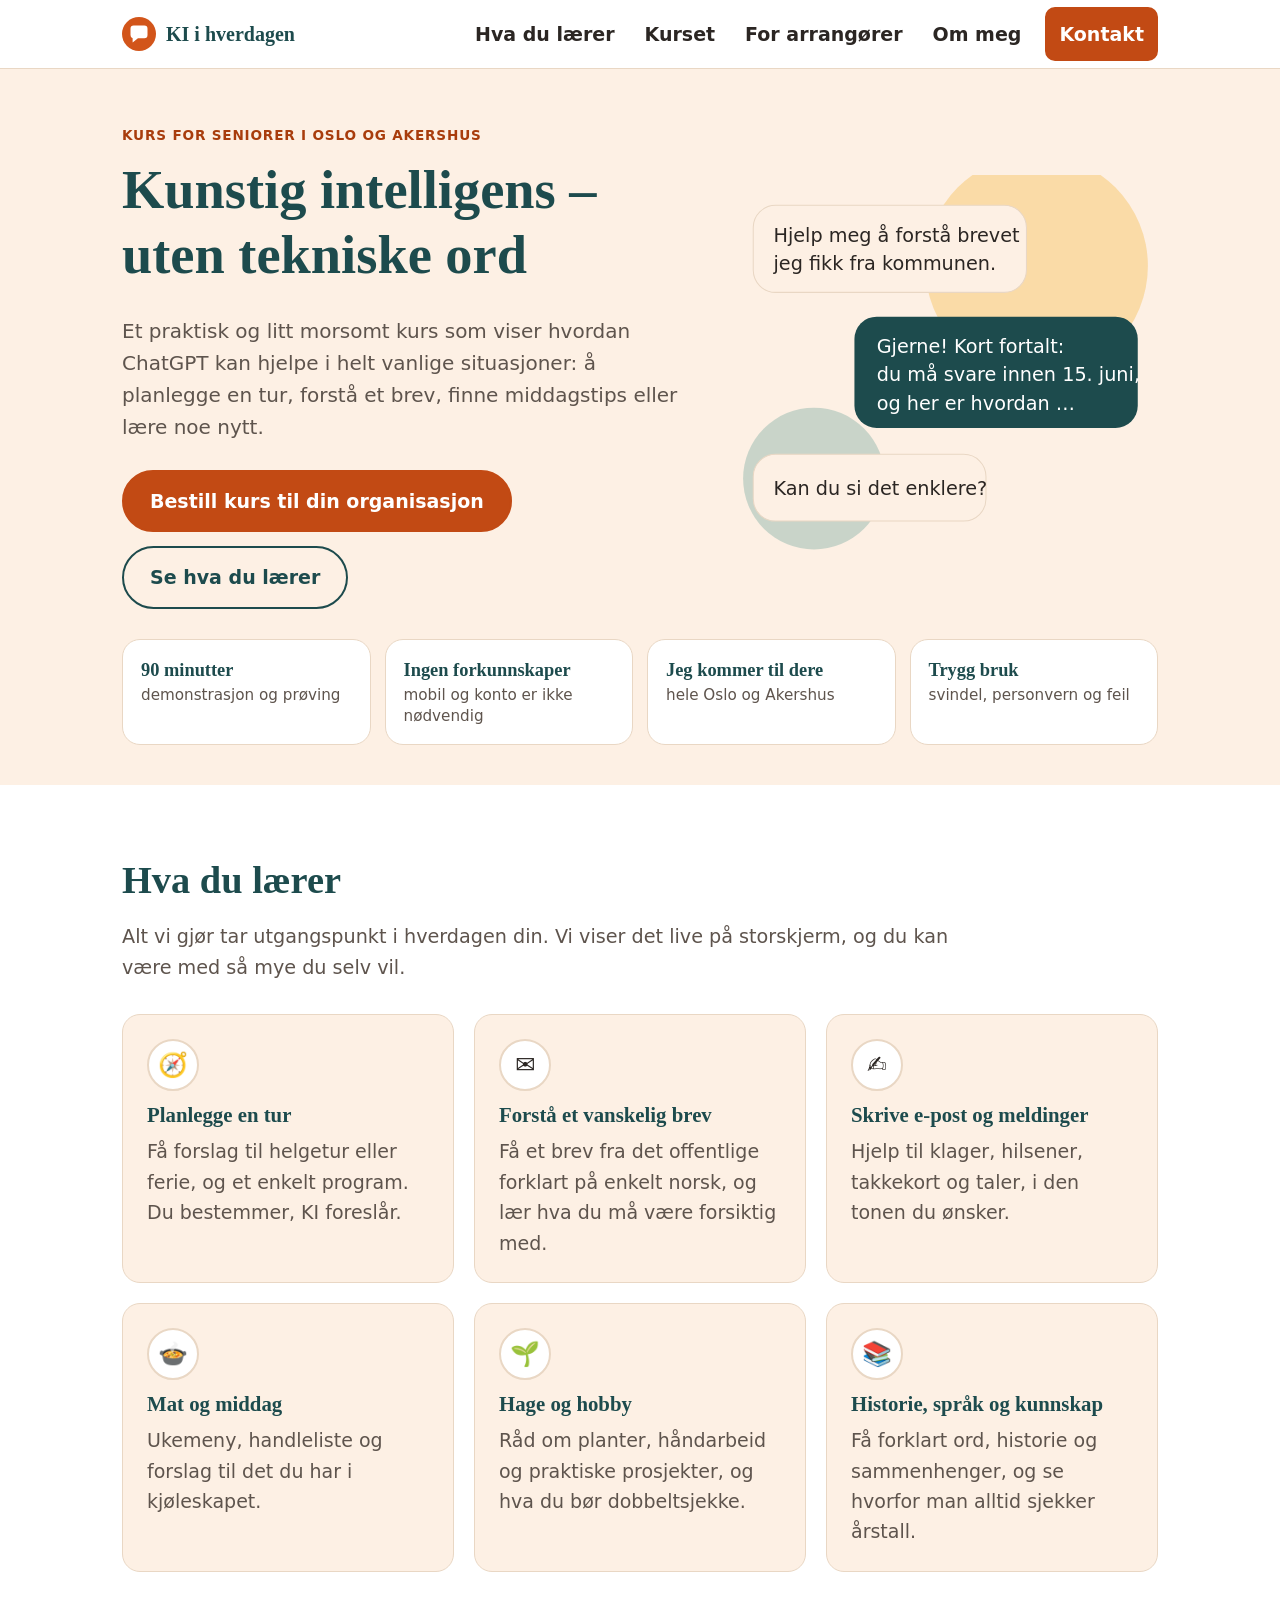
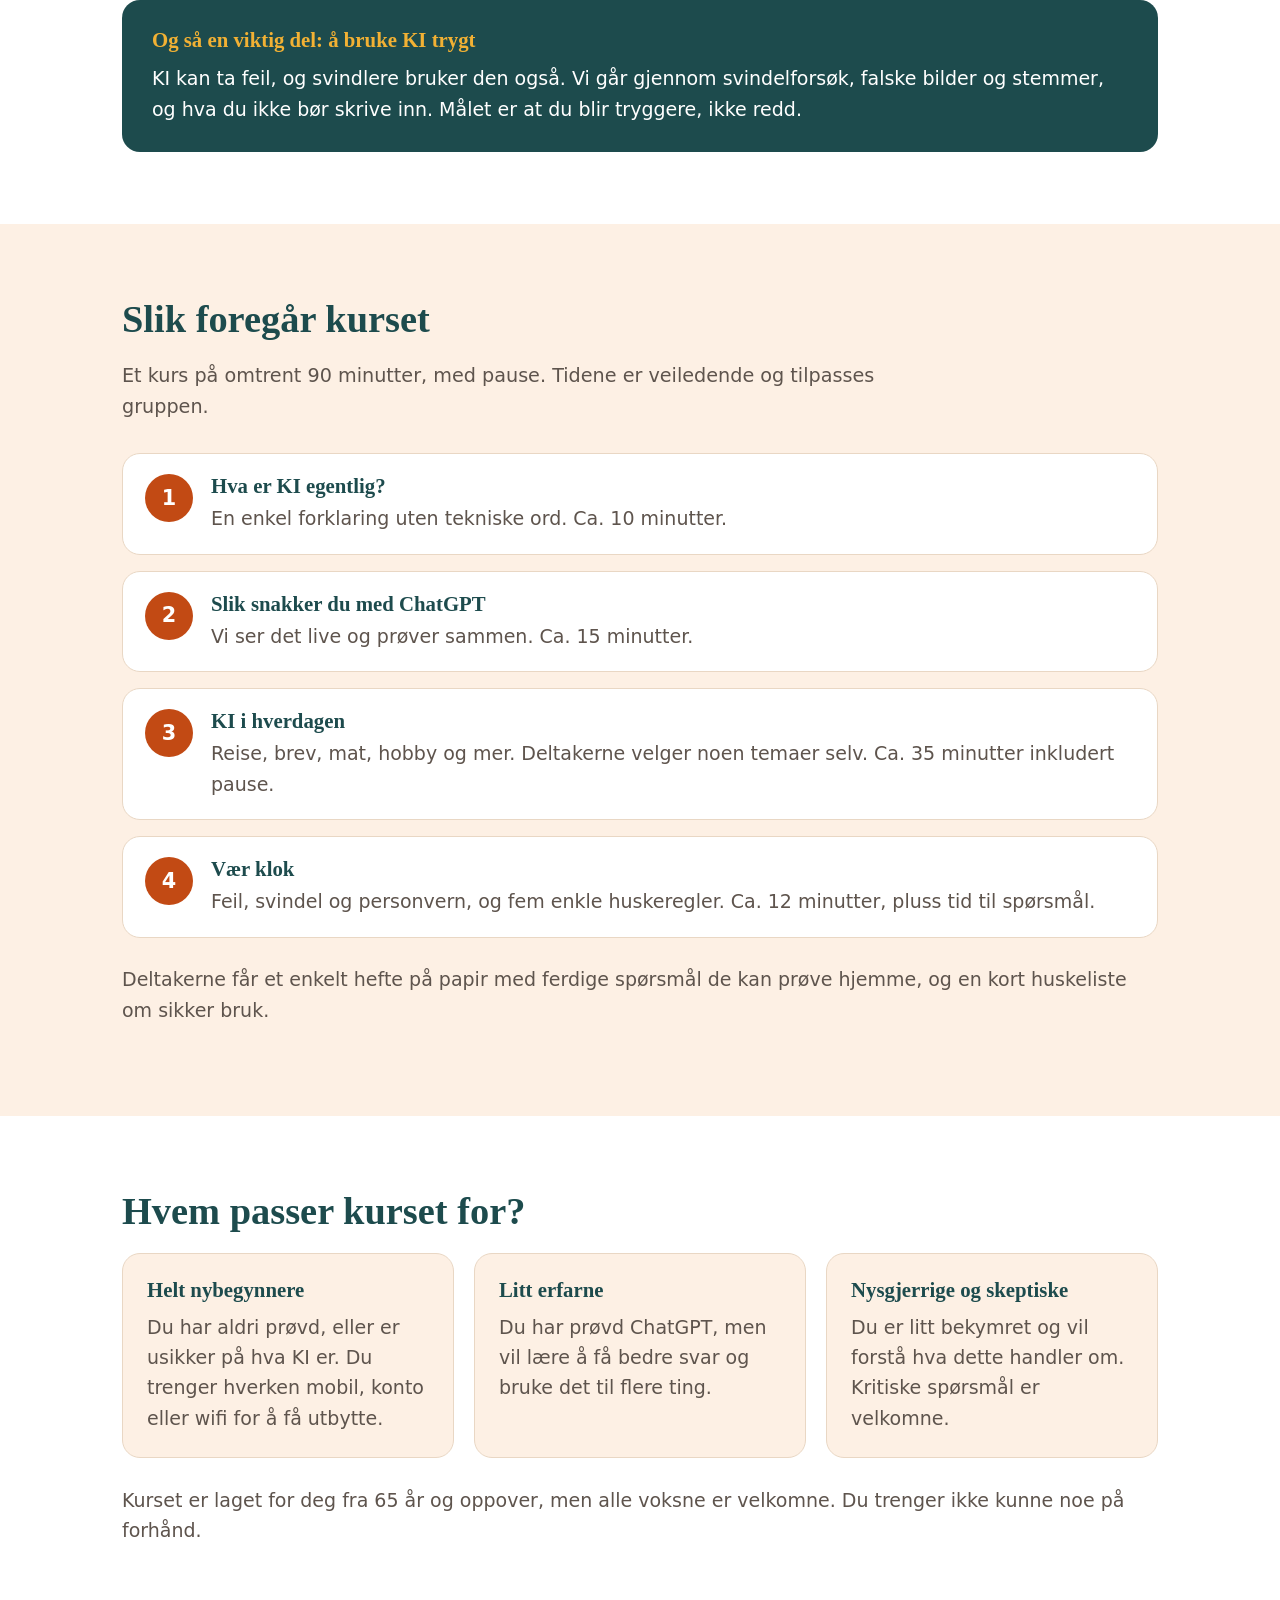
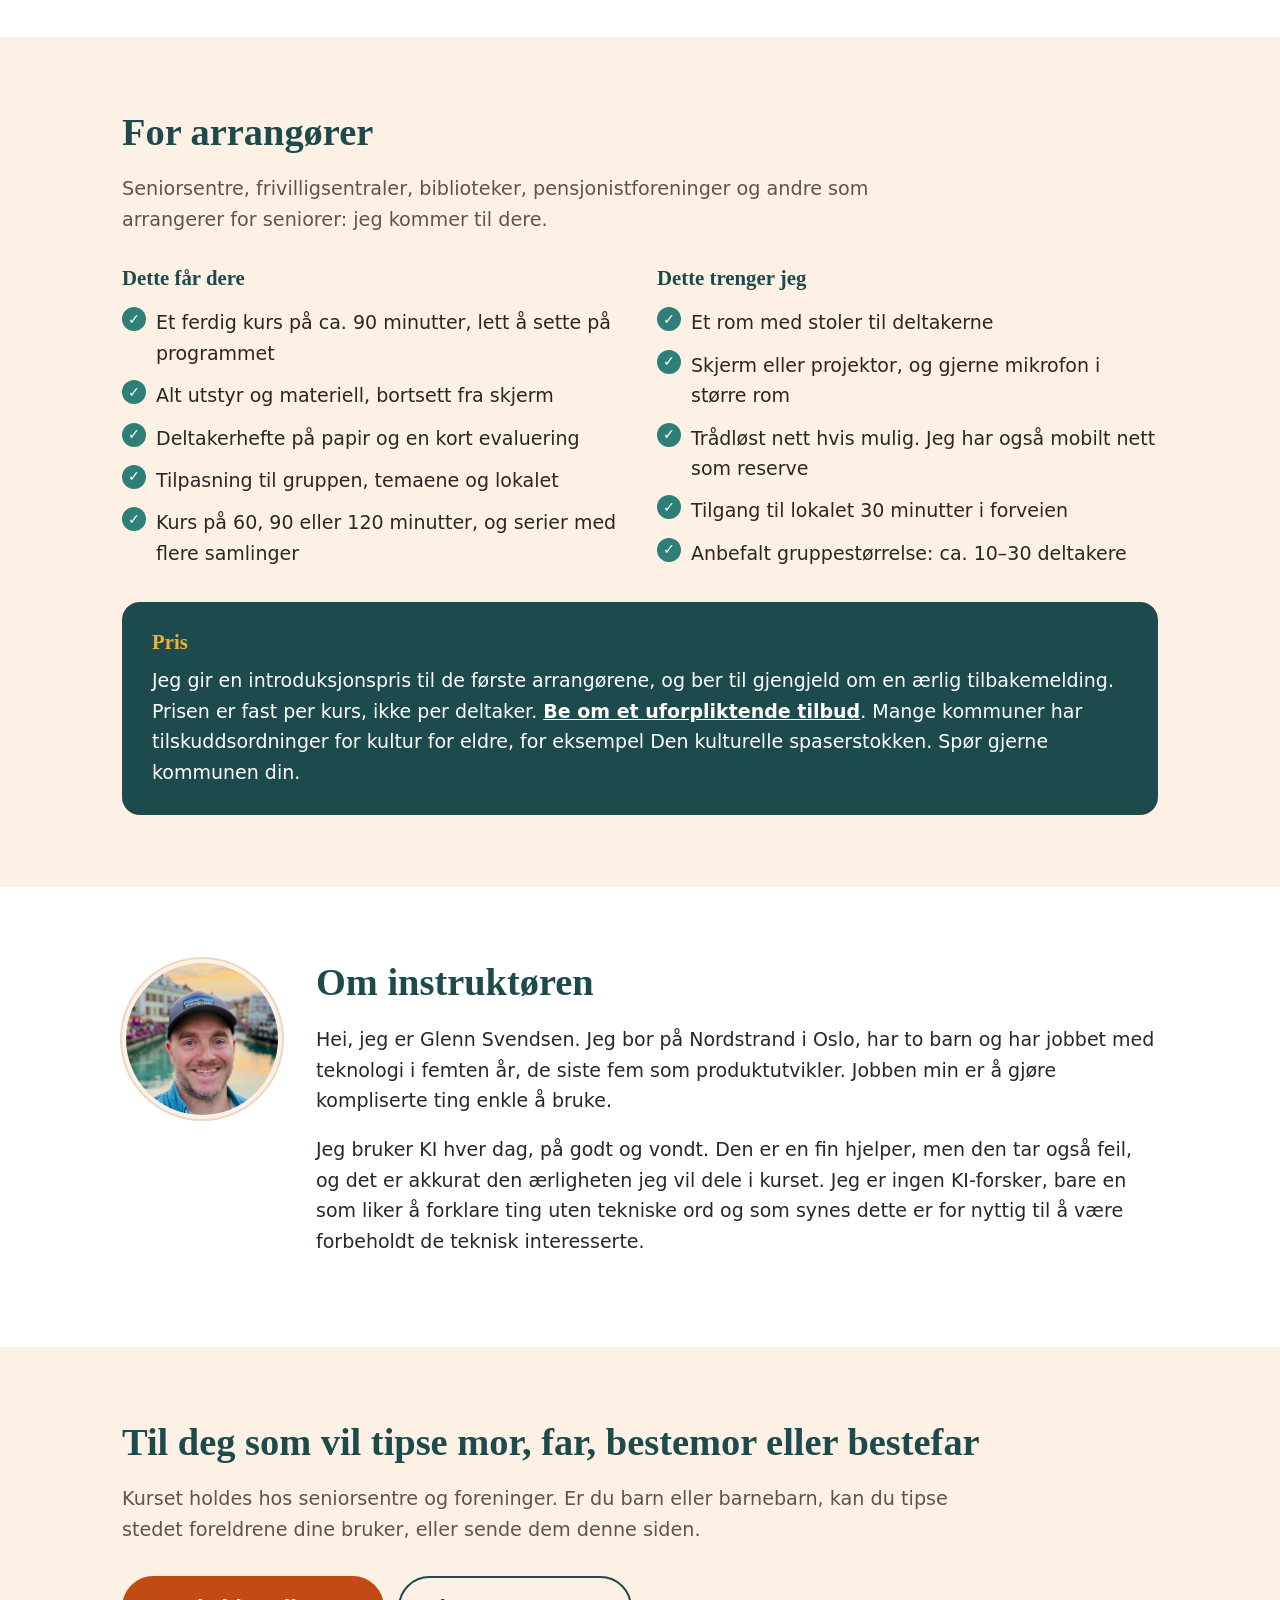
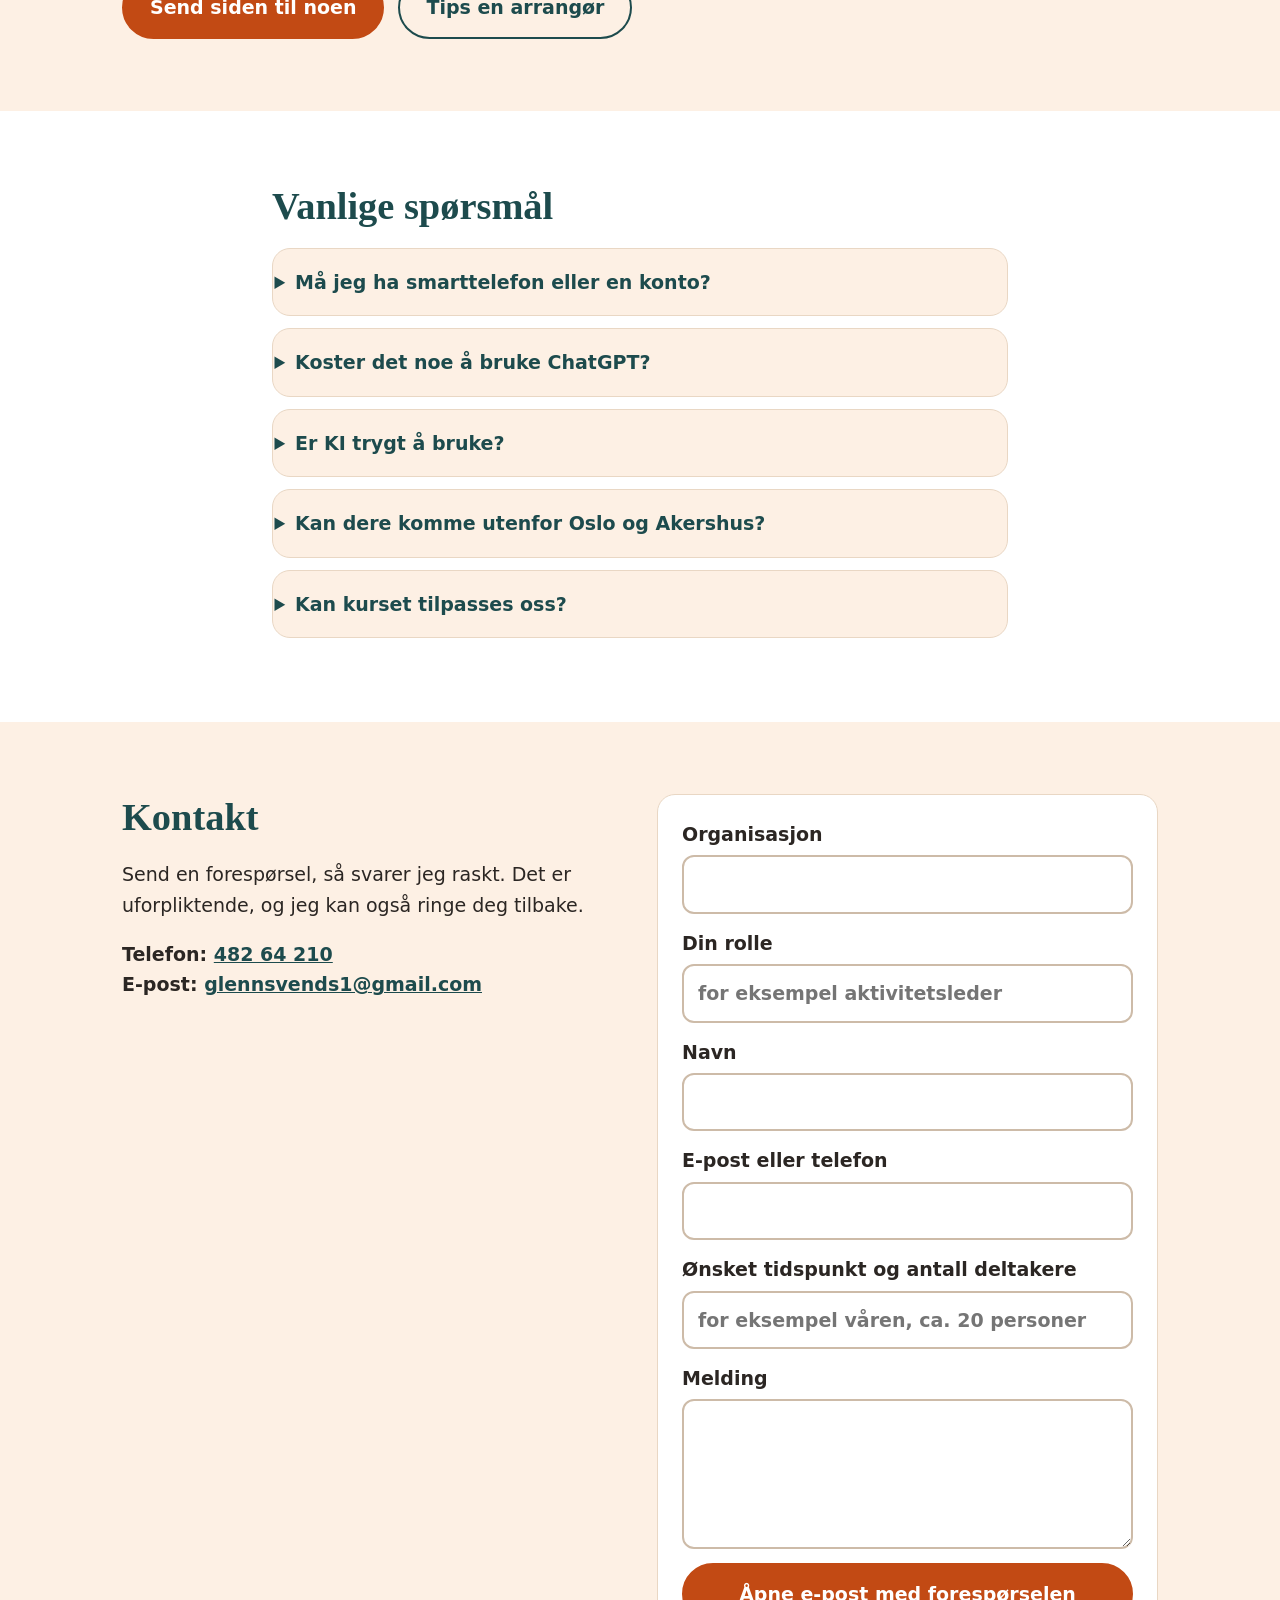
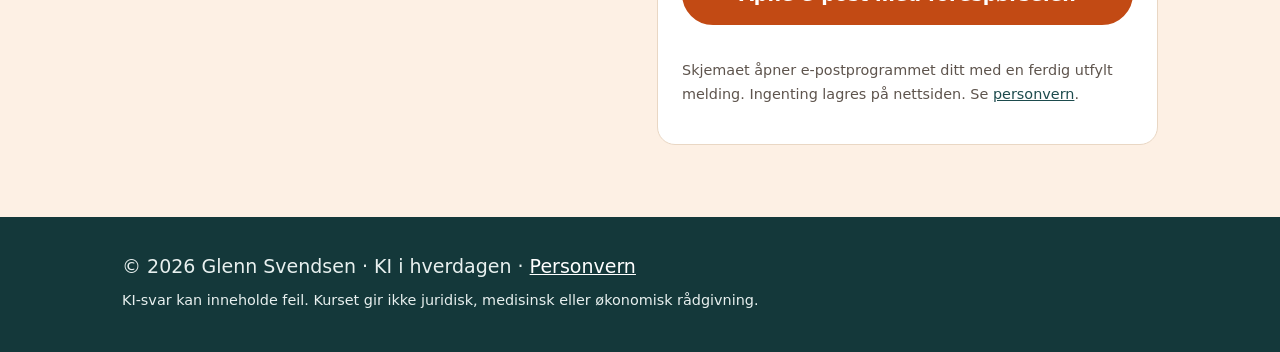
<file: index.html>
<!DOCTYPE html>
<html lang="nb">
<head>
  <meta charset="utf-8">
  <meta name="viewport" content="width=device-width, initial-scale=1">
  <title>KI i hverdagen – praktisk KI-kurs for seniorer i Oslo og Akershus</title>
  <meta name="description" content="Et praktisk og litt morsomt kurs i kunstig intelligens og ChatGPT for seniorer. Ingen forkunnskaper kreves. Kurset holdes hos seniorsentre, foreninger og biblioteker i Oslo og Akershus.">
  <link rel="canonical" href="https://glennsvendsen.github.io/ki-i-hverdagen/">
  <link rel="icon" href="favicon.svg" type="image/svg+xml">
  <meta name="theme-color" content="#1D4B4D">
  <meta property="og:type" content="website">
  <meta property="og:locale" content="nb_NO">
  <meta property="og:title" content="KI i hverdagen – et praktisk KI-kurs for seniorer">
  <meta property="og:description" content="Kunstig intelligens uten tekniske ord. 90 minutter med demonstrasjoner, eksempler og litt prøving. Vi kommer til dere i Oslo og Akershus.">
  <meta property="og:url" content="https://glennsvendsen.github.io/ki-i-hverdagen/">
  <meta property="og:image" content="https://glennsvendsen.github.io/ki-i-hverdagen/og.png">
  <meta name="twitter:card" content="summary_large_image">
  <link rel="stylesheet" href="css/style.css">
  <script type="application/ld+json">
  {
    "@context": "https://schema.org",
    "@type": "Course",
    "name": "KI i hverdagen",
    "description": "Praktisk og underholdende kurs i kunstig intelligens og ChatGPT for seniorer. Ingen forkunnskaper kreves.",
    "inLanguage": "nb",
    "provider": { "@type": "Person", "name": "Glenn Svendsen" },
    "audience": { "@type": "PeopleAudience", "suggestedMinAge": 65 },
    "hasCourseInstance": {
      "@type": "CourseInstance",
      "courseMode": "onsite",
      "courseWorkload": "PT1H30M",
      "location": { "@type": "Place", "address": { "@type": "PostalAddress", "addressRegion": "Oslo og Akershus", "addressCountry": "NO" } }
    }
  }
  </script>
</head>
<body>
  <a class="skip" href="#hovedinnhold">Hopp til hovedinnhold</a>

  <header class="topbar">
    <div class="wrap topbar-in">
      <a class="brand" href="#top" aria-label="KI i hverdagen, til toppen">
        <svg viewBox="0 0 32 32" width="34" height="34" aria-hidden="true"><circle cx="16" cy="16" r="16" fill="#D2551A"/><path d="M8 11a3 3 0 0 1 3-3h10a3 3 0 0 1 3 3v6a3 3 0 0 1-3 3h-6l-5 4v-4h0a3 3 0 0 1-2-3z" fill="#fff"/></svg>
        <span>KI i hverdagen</span>
      </a>
      <button class="menu-btn" id="menuBtn" aria-expanded="false" aria-controls="nav">Meny</button>
      <nav id="nav" class="nav" aria-label="Hovedmeny">
        <a href="#laere">Hva du lærer</a>
        <a href="#kurset">Kurset</a>
        <a href="#arrangor">For arrangører</a>
        <a href="#om">Om meg</a>
        <a class="btn btn-small" href="#kontakt">Kontakt</a>
      </nav>
    </div>
  </header>

  <main id="hovedinnhold">
    <!-- HERO -->
    <section class="hero" id="top">
      <div class="wrap hero-in">
        <div class="hero-text">
          <p class="eyebrow">Kurs for seniorer i Oslo og Akershus</p>
          <h1>Kunstig intelligens – uten tekniske ord</h1>
          <p class="lead">Et praktisk og litt morsomt kurs som viser hvordan ChatGPT kan hjelpe i helt vanlige situasjoner: å planlegge en tur, forstå et brev, finne middagstips eller lære noe nytt.</p>
          <div class="hero-cta">
            <a class="btn" href="#kontakt">Bestill kurs til din organisasjon</a>
            <a class="btn btn-ghost" href="#laere">Se hva du lærer</a>
          </div>
        </div>
        <div class="hero-art" aria-hidden="true">
          <svg viewBox="0 0 420 380" role="img" aria-label="">
            <circle cx="300" cy="90" r="110" fill="#F2B134" opacity=".35"/>
            <circle cx="80" cy="300" r="70" fill="#2F7F79" opacity=".25"/>
            <rect x="20" y="30" width="270" height="86" rx="22" fill="#FDF0E4" stroke="#E9D7C4"/>
            <text x="40" y="66" font-size="19" fill="#2B2623" font-family="system-ui, sans-serif">Hjelp meg å forstå brevet</text>
            <text x="40" y="94" font-size="19" fill="#2B2623" font-family="system-ui, sans-serif">jeg fikk fra kommunen.</text>
            <rect x="120" y="140" width="280" height="110" rx="22" fill="#1D4B4D"/>
            <text x="142" y="176" font-size="19" fill="#fff" font-family="system-ui, sans-serif">Gjerne! Kort fortalt:</text>
            <text x="142" y="204" font-size="19" fill="#fff" font-family="system-ui, sans-serif">du må svare innen 15. juni,</text>
            <text x="142" y="232" font-size="19" fill="#fff" font-family="system-ui, sans-serif">og her er hvordan …</text>
            <rect x="20" y="276" width="230" height="66" rx="22" fill="#FDF0E4" stroke="#E9D7C4"/>
            <text x="40" y="316" font-size="19" fill="#2B2623" font-family="system-ui, sans-serif">Kan du si det enklere?</text>
          </svg>
        </div>
      </div>
      <ul class="facts wrap" aria-label="Kort om kurset">
        <li><strong>90 minutter</strong><span>demonstrasjon og prøving</span></li>
        <li><strong>Ingen forkunnskaper</strong><span>mobil og konto er ikke nødvendig</span></li>
        <li><strong>Jeg kommer til dere</strong><span>hele Oslo og Akershus</span></li>
        <li><strong>Trygg bruk</strong><span>svindel, personvern og feil</span></li>
      </ul>
    </section>

    <!-- HVA DU LÆRER -->
    <section class="section" id="laere">
      <div class="wrap">
        <h2>Hva du lærer</h2>
        <p class="section-lead">Alt vi gjør tar utgangspunkt i hverdagen din. Vi viser det live på storskjerm, og du kan være med så mye du selv vil.</p>
        <div class="grid">
          <article class="card"><span class="ico" aria-hidden="true">🧭</span><h3>Planlegge en tur</h3><p>Få forslag til helgetur eller ferie, og et enkelt program. Du bestemmer, KI foreslår.</p></article>
          <article class="card"><span class="ico" aria-hidden="true">✉️</span><h3>Forstå et vanskelig brev</h3><p>Få et brev fra det offentlige forklart på enkelt norsk, og lær hva du må være forsiktig med.</p></article>
          <article class="card"><span class="ico" aria-hidden="true">✍️</span><h3>Skrive e-post og meldinger</h3><p>Hjelp til klager, hilsener, takkekort og taler, i den tonen du ønsker.</p></article>
          <article class="card"><span class="ico" aria-hidden="true">🍲</span><h3>Mat og middag</h3><p>Ukemeny, handleliste og forslag til det du har i kjøleskapet.</p></article>
          <article class="card"><span class="ico" aria-hidden="true">🌱</span><h3>Hage og hobby</h3><p>Råd om planter, håndarbeid og praktiske prosjekter, og hva du bør dobbeltsjekke.</p></article>
          <article class="card"><span class="ico" aria-hidden="true">📚</span><h3>Historie, språk og kunnskap</h3><p>Få forklart ord, historie og sammenhenger, og se hvorfor man alltid sjekker årstall.</p></article>
        </div>
        <div class="callout">
          <h3>Og så en viktig del: å bruke KI trygt</h3>
          <p>KI kan ta feil, og svindlere bruker den også. Vi går gjennom svindelforsøk, falske bilder og stemmer, og hva du ikke bør skrive inn. Målet er at du blir tryggere, ikke redd.</p>
        </div>
      </div>
    </section>

    <!-- KURSET -->
    <section class="section tint" id="kurset">
      <div class="wrap">
        <h2>Slik foregår kurset</h2>
        <p class="section-lead">Et kurs på omtrent 90 minutter, med pause. Tidene er veiledende og tilpasses gruppen.</p>
        <ol class="steps">
          <li><span class="num">1</span><div><h3>Hva er KI egentlig?</h3><p>En enkel forklaring uten tekniske ord. Ca. 10 minutter.</p></div></li>
          <li><span class="num">2</span><div><h3>Slik snakker du med ChatGPT</h3><p>Vi ser det live og prøver sammen. Ca. 15 minutter.</p></div></li>
          <li><span class="num">3</span><div><h3>KI i hverdagen</h3><p>Reise, brev, mat, hobby og mer. Deltakerne velger noen temaer selv. Ca. 35 minutter inkludert pause.</p></div></li>
          <li><span class="num">4</span><div><h3>Vær klok</h3><p>Feil, svindel og personvern, og fem enkle huskeregler. Ca. 12 minutter, pluss tid til spørsmål.</p></div></li>
        </ol>
        <p class="note">Deltakerne får et enkelt hefte på papir med ferdige spørsmål de kan prøve hjemme, og en kort huskeliste om sikker bruk.</p>
      </div>
    </section>

    <!-- HVEM -->
    <section class="section" id="hvem">
      <div class="wrap">
        <h2>Hvem passer kurset for?</h2>
        <div class="grid three">
          <article class="card"><h3>Helt nybegynnere</h3><p>Du har aldri prøvd, eller er usikker på hva KI er. Du trenger hverken mobil, konto eller wifi for å få utbytte.</p></article>
          <article class="card"><h3>Litt erfarne</h3><p>Du har prøvd ChatGPT, men vil lære å få bedre svar og bruke det til flere ting.</p></article>
          <article class="card"><h3>Nysgjerrige og skeptiske</h3><p>Du er litt bekymret og vil forstå hva dette handler om. Kritiske spørsmål er velkomne.</p></article>
        </div>
        <p class="note">Kurset er laget for deg fra 65 år og oppover, men alle voksne er velkomne. Du trenger ikke kunne noe på forhånd.</p>
      </div>
    </section>

    <!-- ARRANGØRER -->
    <section class="section tint" id="arrangor">
      <div class="wrap">
        <h2>For arrangører</h2>
        <p class="section-lead">Seniorsentre, frivilligsentraler, biblioteker, pensjonistforeninger og andre som arrangerer for seniorer: jeg kommer til dere.</p>
        <div class="two">
          <div>
            <h3>Dette får dere</h3>
            <ul class="ticks">
              <li>Et ferdig kurs på ca. 90 minutter, lett å sette på programmet</li>
              <li>Alt utstyr og materiell, bortsett fra skjerm</li>
              <li>Deltakerhefte på papir og en kort evaluering</li>
              <li>Tilpasning til gruppen, temaene og lokalet</li>
              <li>Kurs på 60, 90 eller 120 minutter, og serier med flere samlinger</li>
            </ul>
          </div>
          <div>
            <h3>Dette trenger jeg</h3>
            <ul class="ticks">
              <li>Et rom med stoler til deltakerne</li>
              <li>Skjerm eller projektor, og gjerne mikrofon i større rom</li>
              <li>Trådløst nett hvis mulig. Jeg har også mobilt nett som reserve</li>
              <li>Tilgang til lokalet 30 minutter i forveien</li>
              <li>Anbefalt gruppestørrelse: ca. 10–30 deltakere</li>
            </ul>
          </div>
        </div>
        <div class="callout">
          <h3>Pris</h3>
          <p>Jeg gir en introduksjonspris til de første arrangørene, og ber til gjengjeld om en ærlig tilbakemelding. Prisen er fast per kurs, ikke per deltaker. <a href="#kontakt">Be om et uforpliktende tilbud</a>. Mange kommuner har tilskuddsordninger for kultur for eldre, for eksempel Den kulturelle spaserstokken. Spør gjerne kommunen din.</p>
        </div>
      </div>
    </section>

    <!-- OM MEG -->
    <section class="section" id="om">
      <div class="wrap about">
        <img class="avatar" src="img/glenn.jpg" width="160" height="160" alt="Glenn Svendsen smiler mot kamera" loading="lazy">
        <div>
          <h2>Om instruktøren</h2>
          <p>Hei, jeg er Glenn Svendsen. Jeg bor på Nordstrand i Oslo, har to barn og har jobbet med teknologi i femten år, de siste fem som produktutvikler. Jobben min er å gjøre kompliserte ting enkle å bruke.</p>
          <p>Jeg bruker KI hver dag, på godt og vondt. Den er en fin hjelper, men den tar også feil, og det er akkurat den ærligheten jeg vil dele i kurset. Jeg er ingen KI-forsker, bare en som liker å forklare ting uten tekniske ord og som synes dette er for nyttig til å være forbeholdt de teknisk interesserte.</p>
        </div>
      </div>
    </section>

    <!-- TIPS -->
    <section class="section tint" id="tips">
      <div class="wrap">
        <h2>Til deg som vil tipse mor, far, bestemor eller bestefar</h2>
        <p class="section-lead">Kurset holdes hos seniorsentre og foreninger. Er du barn eller barnebarn, kan du tipse stedet foreldrene dine bruker, eller sende dem denne siden.</p>
        <div class="hero-cta">
          <button class="btn" id="shareBtn" type="button">Send siden til noen</button>
          <a class="btn btn-ghost" href="#kontakt">Tips en arrangør</a>
        </div>
      </div>
    </section>

    <!-- FAQ -->
    <section class="section" id="faq">
      <div class="wrap narrow">
        <h2>Vanlige spørsmål</h2>
        <details><summary>Må jeg ha smarttelefon eller en konto?</summary><p>Nei. Det meste vises på storskjerm, og du kan sitte sammen med en annen. Vil du prøve selv, er det en fordel med mobil eller nettbrett, men det er ikke nødvendig.</p></details>
        <details><summary>Koster det noe å bruke ChatGPT?</summary><p>Det finnes en gratisversjon, men tilbudet og vilkårene endres av og til. Jeg går gjennom hva som gjelder når vi møtes. Du trenger ikke betale noe for å delta på kurset.</p></details>
        <details><summary>Er KI trygt å bruke?</summary><p>Det kan være det hvis du kjenner noen enkle regler: ikke skriv inn personnummer eller bankopplysninger, sjekk viktige svar, og vær skeptisk til meldinger du ikke forventet. Alt dette tar vi i kurset.</p></details>
        <details><summary>Kan dere komme utenfor Oslo og Akershus?</summary><p>Det kan vi snakke om. Reise utenfor Oslo og Akershus avtales særskilt.</p></details>
        <details><summary>Kan kurset tilpasses oss?</summary><p>Ja. Lengden, temaene og tempoet kan tilpasses gruppen. Fortell hva dere ønsker i forespørselen.</p></details>
      </div>
    </section>

    <!-- KONTAKT -->
    <section class="section tint" id="kontakt">
      <div class="wrap two">
        <div>
          <h2>Kontakt</h2>
          <p>Send en forespørsel, så svarer jeg raskt. Det er uforpliktende, og jeg kan også ringe deg tilbake.</p>
          <p class="contact-lines" id="contactLines"></p>
        </div>
        <form id="reqForm" class="form" novalidate>
          <label>Organisasjon <input name="org" autocomplete="organization" required></label>
          <label>Din rolle <input name="rolle" placeholder="for eksempel aktivitetsleder"></label>
          <label>Navn <input name="navn" autocomplete="name" required></label>
          <label>E-post eller telefon <input name="kontakt" required></label>
          <label>Ønsket tidspunkt og antall deltakere <input name="tid" placeholder="for eksempel våren, ca. 20 personer"></label>
          <label>Melding <textarea name="melding" rows="4"></textarea></label>
          <button class="btn" type="submit">Åpne e-post med forespørselen</button>
          <p class="note small">Skjemaet åpner e-postprogrammet ditt med en ferdig utfylt melding. Ingenting lagres på nettsiden. Se <a href="personvern.html">personvern</a>.</p>
          <p class="note small warn" id="formWarn" hidden></p>
        </form>
      </div>
    </section>
  </main>

  <footer class="footer">
    <div class="wrap">
      <p>© <span id="year">2026</span> Glenn Svendsen · KI i hverdagen · <a href="personvern.html">Personvern</a></p>
      <p class="small">KI-svar kan inneholde feil. Kurset gir ikke juridisk, medisinsk eller økonomisk rådgivning.</p>
    </div>
  </footer>
  <script src="js/main.js"></script>
</body>
</html>
</file>
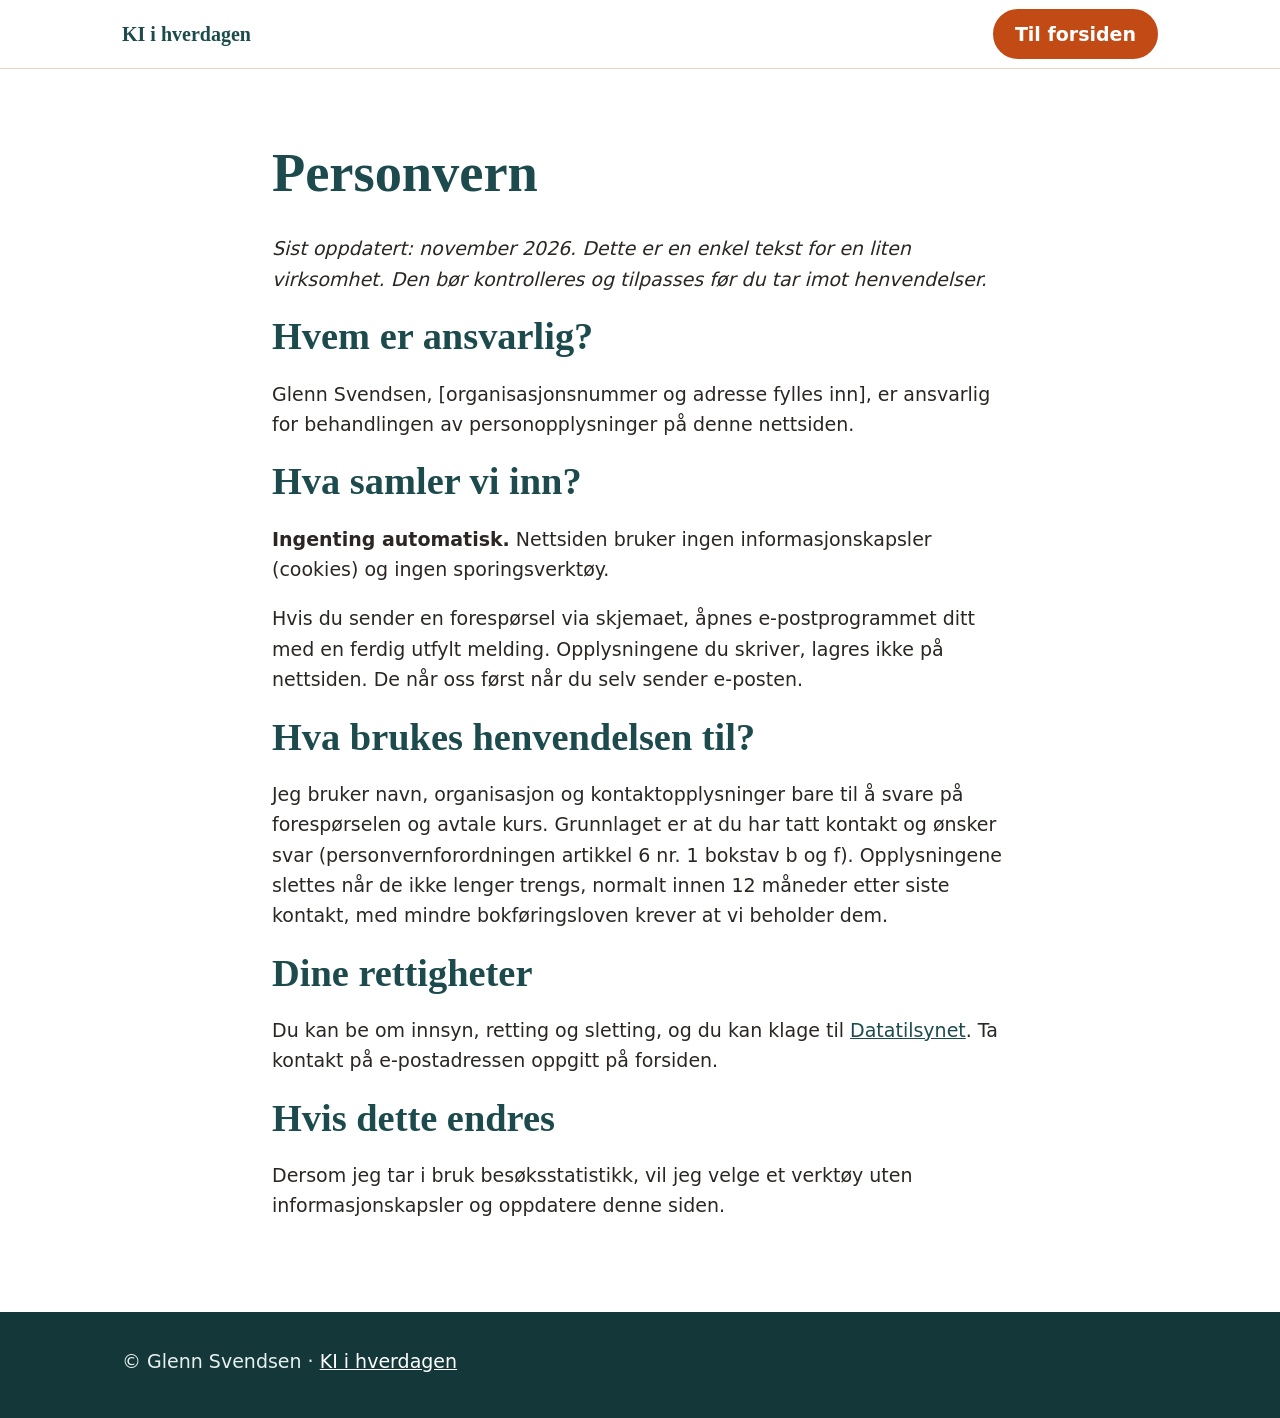
<file: personvern.html>
<!DOCTYPE html>
<html lang="nb">
<head>
  <meta charset="utf-8">
  <meta name="viewport" content="width=device-width, initial-scale=1">
  <title>Personvern – KI i hverdagen</title>
  <meta name="description" content="Slik behandler KI i hverdagen personopplysninger på nettsiden.">
  <meta name="robots" content="noindex">
  <link rel="icon" href="favicon.svg" type="image/svg+xml">
  <link rel="stylesheet" href="css/style.css">
</head>
<body>
  <header class="topbar"><div class="wrap topbar-in"><a class="brand" href="./">KI i hverdagen</a><a class="btn btn-small" href="./">Til forsiden</a></div></header>
  <main class="section"><div class="wrap narrow">
    <h1>Personvern</h1>
    <p><em>Sist oppdatert: november 2026. Dette er en enkel tekst for en liten virksomhet. Den bør kontrolleres og tilpasses før du tar imot henvendelser.</em></p>
    <h2>Hvem er ansvarlig?</h2>
    <p>Glenn Svendsen, [organisasjonsnummer og adresse fylles inn], er ansvarlig for behandlingen av personopplysninger på denne nettsiden.</p>
    <h2>Hva samler vi inn?</h2>
    <p><strong>Ingenting automatisk.</strong> Nettsiden bruker ingen informasjonskapsler (cookies) og ingen sporingsverktøy.</p>
    <p>Hvis du sender en forespørsel via skjemaet, åpnes e-postprogrammet ditt med en ferdig utfylt melding. Opplysningene du skriver, lagres ikke på nettsiden. De når oss først når du selv sender e-posten.</p>
    <h2>Hva brukes henvendelsen til?</h2>
    <p>Jeg bruker navn, organisasjon og kontaktopplysninger bare til å svare på forespørselen og avtale kurs. Grunnlaget er at du har tatt kontakt og ønsker svar (personvernforordningen artikkel 6 nr. 1 bokstav b og f). Opplysningene slettes når de ikke lenger trengs, normalt innen 12 måneder etter siste kontakt, med mindre bokføringsloven krever at vi beholder dem.</p>
    <h2>Dine rettigheter</h2>
    <p>Du kan be om innsyn, retting og sletting, og du kan klage til <a href="https://www.datatilsynet.no">Datatilsynet</a>. Ta kontakt på e-postadressen oppgitt på forsiden.</p>
    <h2>Hvis dette endres</h2>
    <p>Dersom jeg tar i bruk besøksstatistikk, vil jeg velge et verktøy uten informasjonskapsler og oppdatere denne siden.</p>
  </div></main>
  <footer class="footer"><div class="wrap"><p>© Glenn Svendsen · <a href="./">KI i hverdagen</a></p></div></footer>
</body>
</html>
</file>
<file: css/style.css>
:root{
  --teal:#1D4B4D; --teal2:#2F7F79; --orange:#C24A14; --orange-dark:#A83C0C; --sun:#F2B134;
  --tint:#FDF0E4; --line:#E9D7C4; --ink:#2B2623; --muted:#5E544D; --white:#fff;
  --r:18px; --maxw:1080px;
}
*{box-sizing:border-box}
html{scroll-behavior:smooth;-webkit-text-size-adjust:100%}
@media (prefers-reduced-motion:reduce){html{scroll-behavior:auto}*{transition:none!important;animation:none!important}}
body{margin:0;font-family:system-ui,-apple-system,"Segoe UI",Calibri,Roboto,sans-serif;font-size:19px;line-height:1.6;color:var(--ink);background:#fff}
h1,h2,h3{font-family:Cambria,Georgia,"Times New Roman",serif;color:var(--teal);line-height:1.2;margin:0 0 .5em}
h1{font-size:clamp(2.1rem,5.5vw,3.4rem)}
h2{font-size:clamp(1.7rem,4vw,2.4rem)}
h3{font-size:1.3rem}
p{margin:0 0 1em}
a{color:var(--teal)}
a:hover{color:var(--orange-dark)}
:focus-visible{outline:3px solid var(--orange);outline-offset:3px;border-radius:4px}
.wrap{max-width:var(--maxw);margin:0 auto;padding:0 22px}
.narrow{max-width:780px}
.skip{position:absolute;left:-999px;top:0;background:var(--teal);color:#fff;padding:12px 18px;z-index:100}
.skip:focus{left:10px;top:10px}

.topbar{position:sticky;top:0;background:rgba(255,255,255,.96);border-bottom:1px solid var(--line);z-index:50;backdrop-filter:blur(6px)}
.topbar-in{display:flex;align-items:center;justify-content:space-between;min-height:68px;gap:14px}
.brand{display:flex;align-items:center;gap:10px;text-decoration:none;font-family:Cambria,Georgia,serif;font-weight:700;font-size:1.25rem;color:var(--teal)}
.nav{display:flex;align-items:center;gap:6px}
.nav a{padding:10px 12px;text-decoration:none;color:var(--ink);font-weight:600;border-radius:10px}
.nav a:hover{background:var(--tint)}
.nav a.btn{color:#fff;margin-left:6px}
.menu-btn{display:none;font:inherit;font-weight:700;background:var(--tint);border:2px solid var(--line);color:var(--teal);border-radius:12px;padding:10px 16px;min-height:48px;cursor:pointer}

.btn{display:inline-block;background:var(--orange);color:#fff;font:inherit;font-weight:700;text-decoration:none;border:2px solid var(--orange);border-radius:999px;padding:14px 26px;min-height:52px;cursor:pointer;text-align:center}
.btn:hover{background:var(--orange-dark);border-color:var(--orange-dark);color:#fff}
.btn-small{padding:8px 20px;min-height:44px}
.btn-ghost{background:transparent;color:var(--teal);border-color:var(--teal)}
.btn-ghost:hover{background:var(--teal);border-color:var(--teal);color:#fff}

.hero{background:var(--tint);padding:56px 0 0}
.hero-in{display:grid;grid-template-columns:1.15fr .85fr;gap:36px;align-items:center}
.eyebrow{font-weight:700;color:var(--orange-dark);text-transform:uppercase;letter-spacing:.06em;font-size:.85rem;margin-bottom:.8em}
.lead{font-size:1.25rem;color:var(--muted);max-width:34em}
.hero-cta{display:flex;gap:14px;flex-wrap:wrap;margin-top:1.4em}
.hero-art svg{width:100%;height:auto;display:block}
.facts{list-style:none;display:grid;grid-template-columns:repeat(4,1fr);gap:14px;padding:30px 22px 40px;margin:0 auto}
.facts li{background:#fff;border:1px solid var(--line);border-radius:var(--r);padding:16px 18px}
.facts strong{display:block;font-family:Cambria,Georgia,serif;font-size:1.15rem;color:var(--teal)}
.facts span{font-size:.95rem;color:var(--muted);line-height:1.4;display:block}

.section{padding:72px 0}
.section.tint{background:var(--tint)}
.section-lead{font-size:1.2rem;color:var(--muted);max-width:44em;margin-bottom:1.6em}
.note{color:var(--muted);margin-top:1.4em}
.small{font-size:.9rem}

.grid{display:grid;grid-template-columns:repeat(3,1fr);gap:20px}
.grid.three{grid-template-columns:repeat(3,1fr)}
.card{background:var(--tint);border:1px solid var(--line);border-radius:var(--r);padding:24px}
.tint .card{background:#fff}
.card h3{margin-bottom:.4em}
.card p{margin:0;color:var(--muted)}
.ico{display:inline-grid;place-items:center;width:52px;height:52px;border-radius:50%;background:#fff;border:2px solid var(--line);font-size:1.5rem;margin-bottom:12px}
.callout{background:var(--teal);color:#fff;border-radius:var(--r);padding:28px 30px;margin-top:28px}
.callout h3{color:var(--sun)}
.callout p{margin:0;color:#fff}
.callout a{color:#fff;font-weight:700}

.steps{list-style:none;margin:0;padding:0;display:grid;gap:16px}
.steps li{display:flex;gap:18px;align-items:flex-start;background:#fff;border:1px solid var(--line);border-radius:var(--r);padding:20px 22px}
.steps h3{margin-bottom:.2em}
.steps p{margin:0;color:var(--muted)}
.num{flex:none;width:48px;height:48px;border-radius:50%;background:var(--orange);color:#fff;display:grid;place-items:center;font-weight:800;font-size:1.3rem}

.two{display:grid;grid-template-columns:1fr 1fr;gap:34px}
.ticks{list-style:none;margin:0;padding:0}
.ticks li{position:relative;padding:6px 0 6px 34px}
.ticks li::before{content:"✓";position:absolute;left:0;top:6px;width:24px;height:24px;border-radius:50%;background:var(--teal2);color:#fff;font-size:.9rem;display:grid;place-items:center;font-weight:700}

.about{display:grid;grid-template-columns:160px 1fr;gap:34px;align-items:start}
.avatar{width:160px;height:160px;border-radius:50%;object-fit:cover;border:4px solid var(--tint);box-shadow:0 0 0 2px var(--line);background:var(--teal)}

details{background:var(--tint);border:1px solid var(--line);border-radius:var(--r);padding:0 22px;margin-bottom:12px}
summary{cursor:pointer;font-weight:700;color:var(--teal);padding:18px 0;min-height:52px;list-style-position:outside}
details[open] summary{padding-bottom:8px}
details p{color:var(--muted)}

.form{display:grid;gap:14px;background:#fff;border:1px solid var(--line);border-radius:var(--r);padding:24px}
.form label{display:grid;gap:6px;font-weight:600}
.form input,.form textarea{font:inherit;padding:12px 14px;border:2px solid #cdbba8;border-radius:12px;min-height:50px;background:#fff;color:var(--ink)}
.form input:focus,.form textarea:focus{outline:3px solid var(--orange);outline-offset:1px;border-color:var(--orange)}
.warn{color:#8a2d1b;background:#fdeeea;border-radius:10px;padding:10px 12px}
.contact-lines{font-weight:600}

.footer{background:#14383a;color:#e8f0ef;padding:34px 0}
.footer a{color:#fff}
.footer p{margin:0 0 .4em}

@media (max-width:860px){
  body{font-size:18px}
  .hero{padding-top:34px}
  .hero-in,.two,.about{grid-template-columns:1fr}
  .hero-art{max-width:380px;margin:0 auto}
  .facts{grid-template-columns:1fr 1fr}
  .grid,.grid.three{grid-template-columns:1fr}
  .section{padding:52px 0}
  .menu-btn{display:inline-block}
  .nav{display:none;position:absolute;left:0;right:0;top:68px;background:#fff;border-bottom:1px solid var(--line);flex-direction:column;align-items:stretch;padding:12px 22px 18px}
  .nav.open{display:flex}
  .nav a{padding:14px 12px}
  .nav a.btn{margin:6px 0 0}
  .avatar{width:120px;height:120px}
}
@media (max-width:520px){.facts{grid-template-columns:1fr}.hero-cta .btn{width:100%}}
@media print{.topbar,.hero-art,.menu-btn,.form{display:none}.section{padding:20px 0}}
</file>
